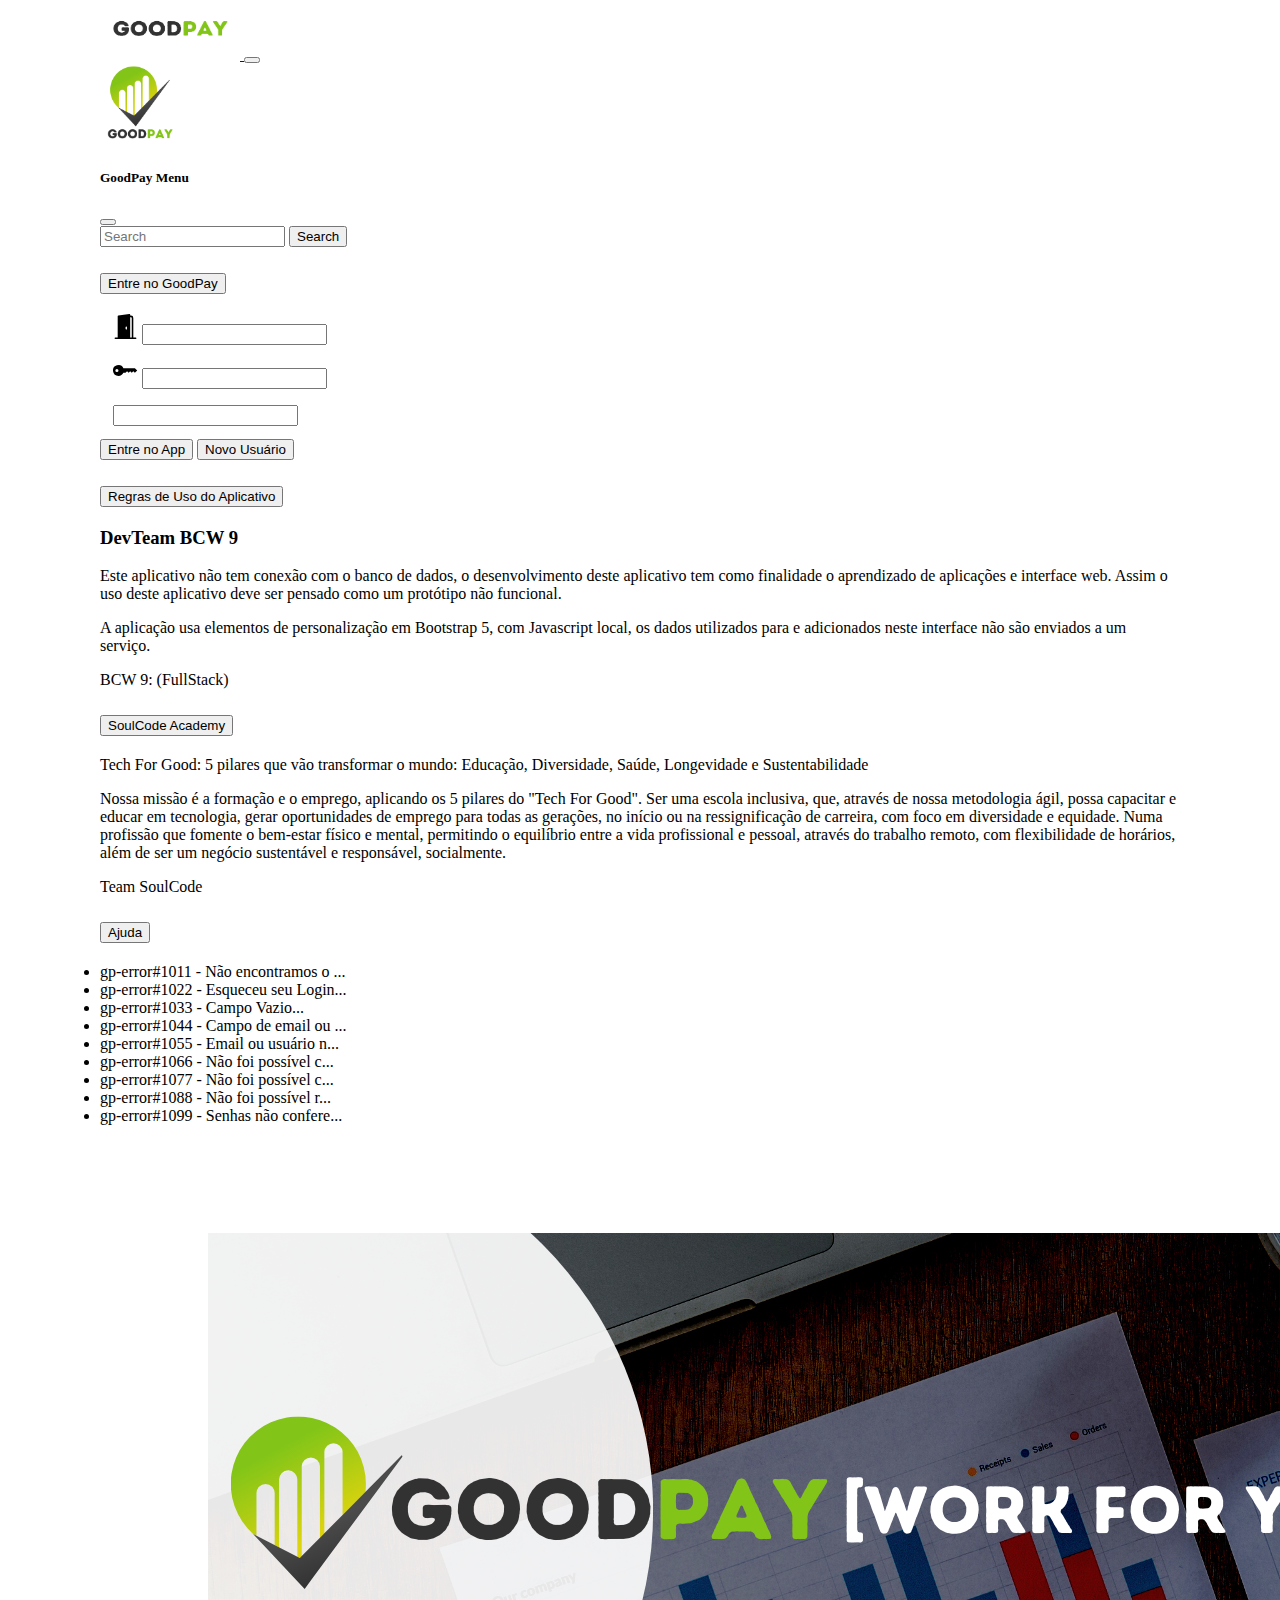
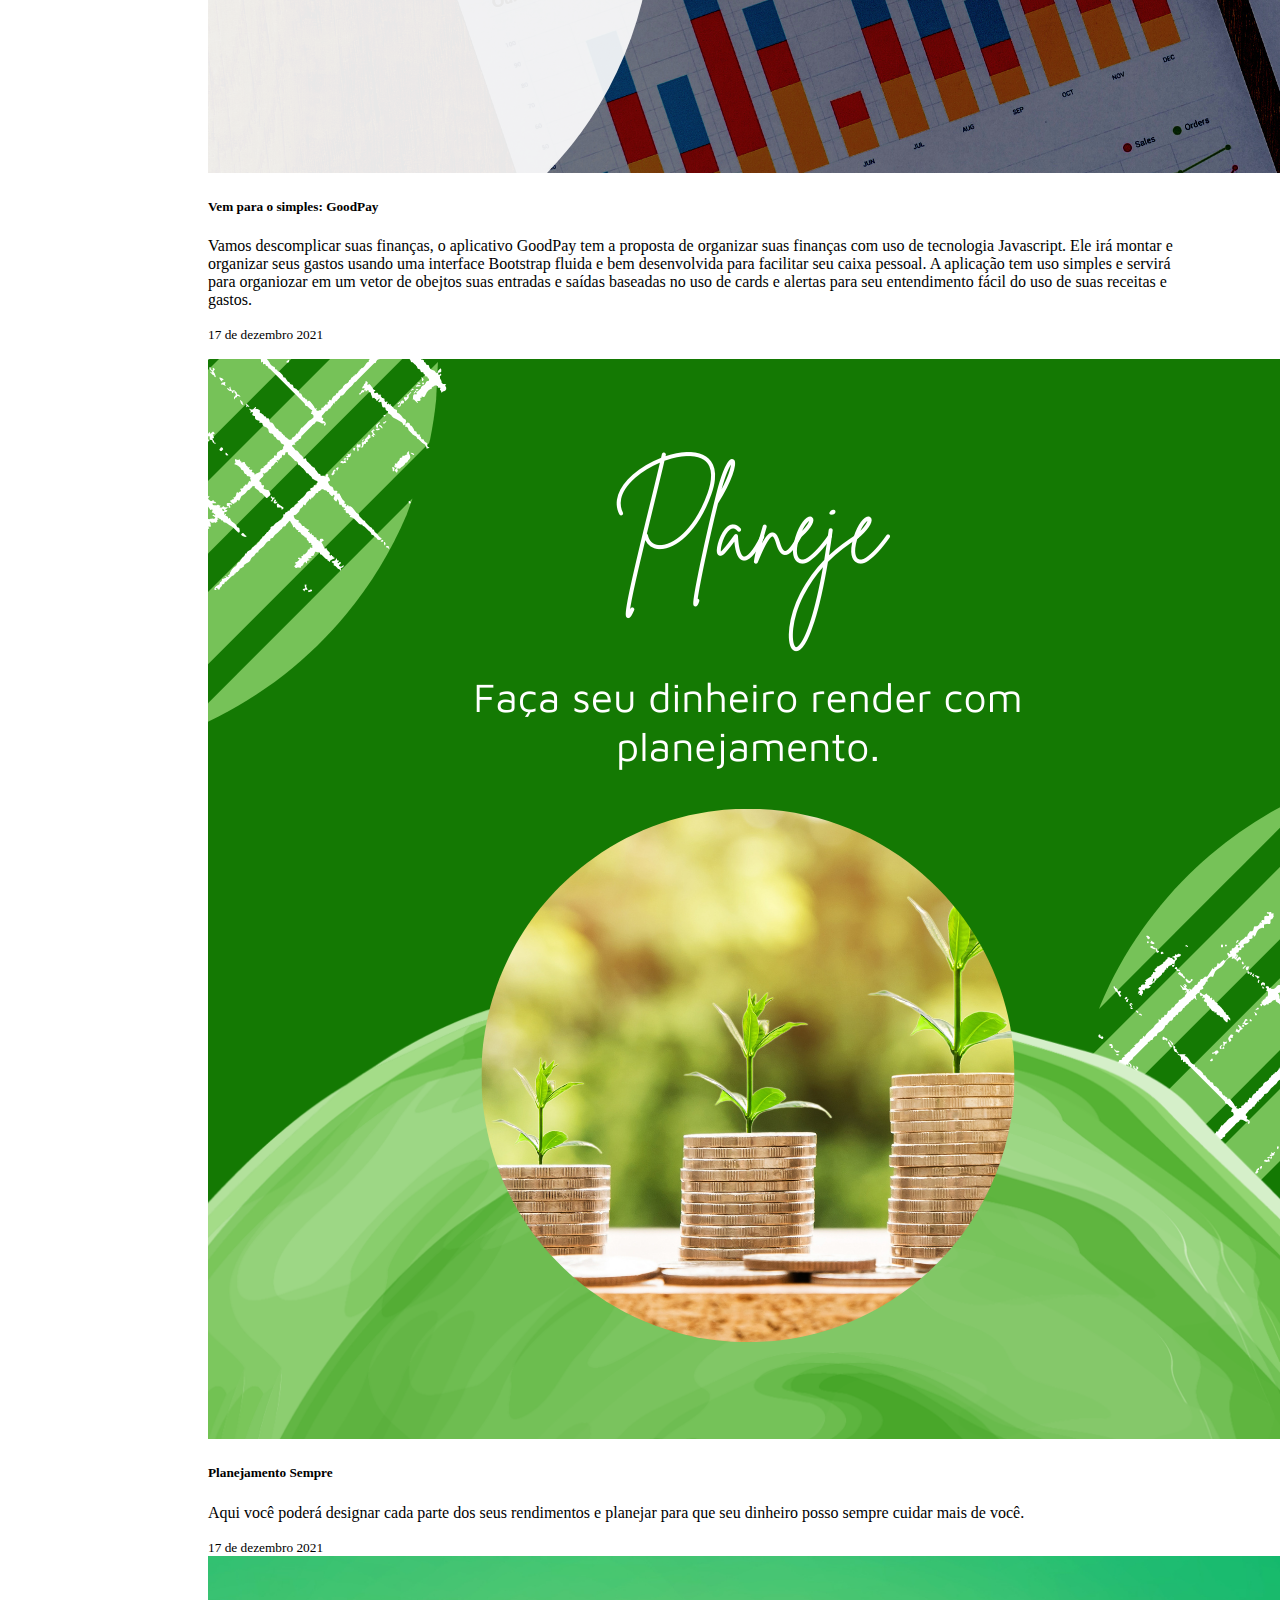
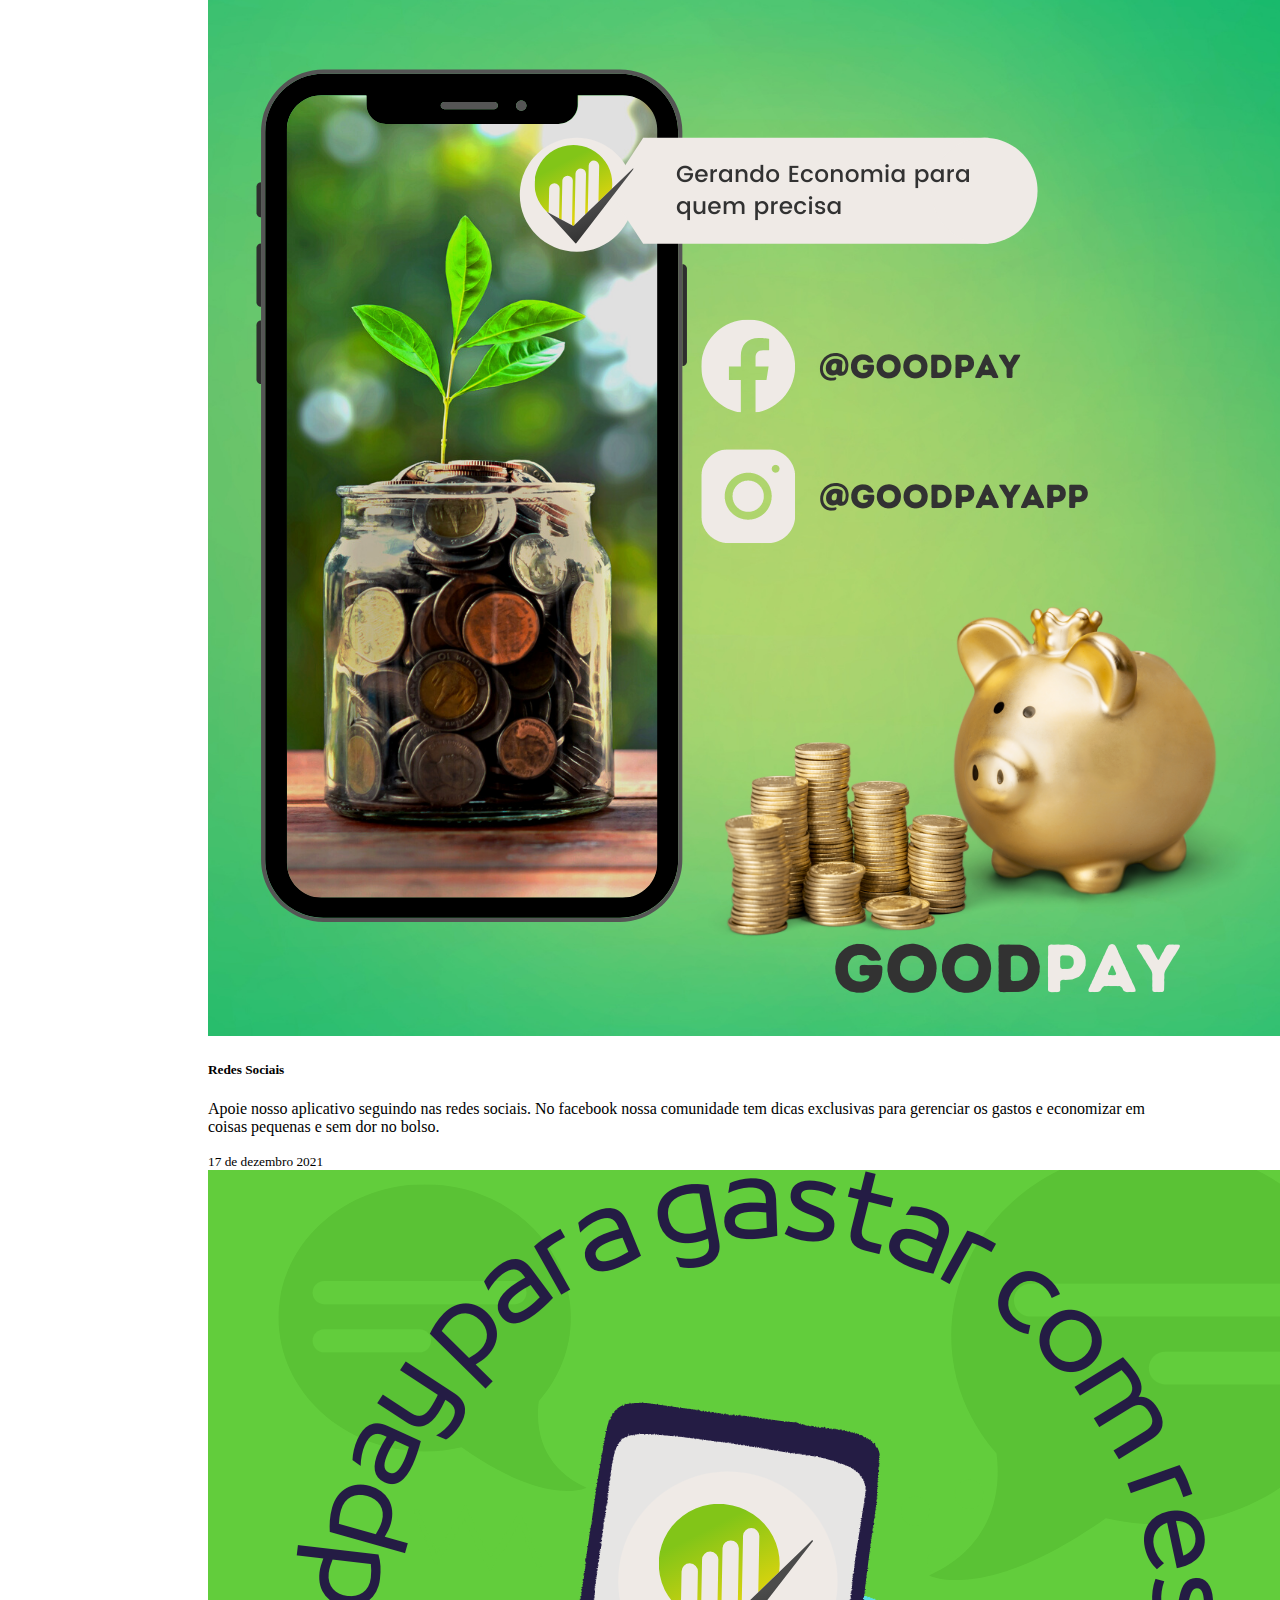
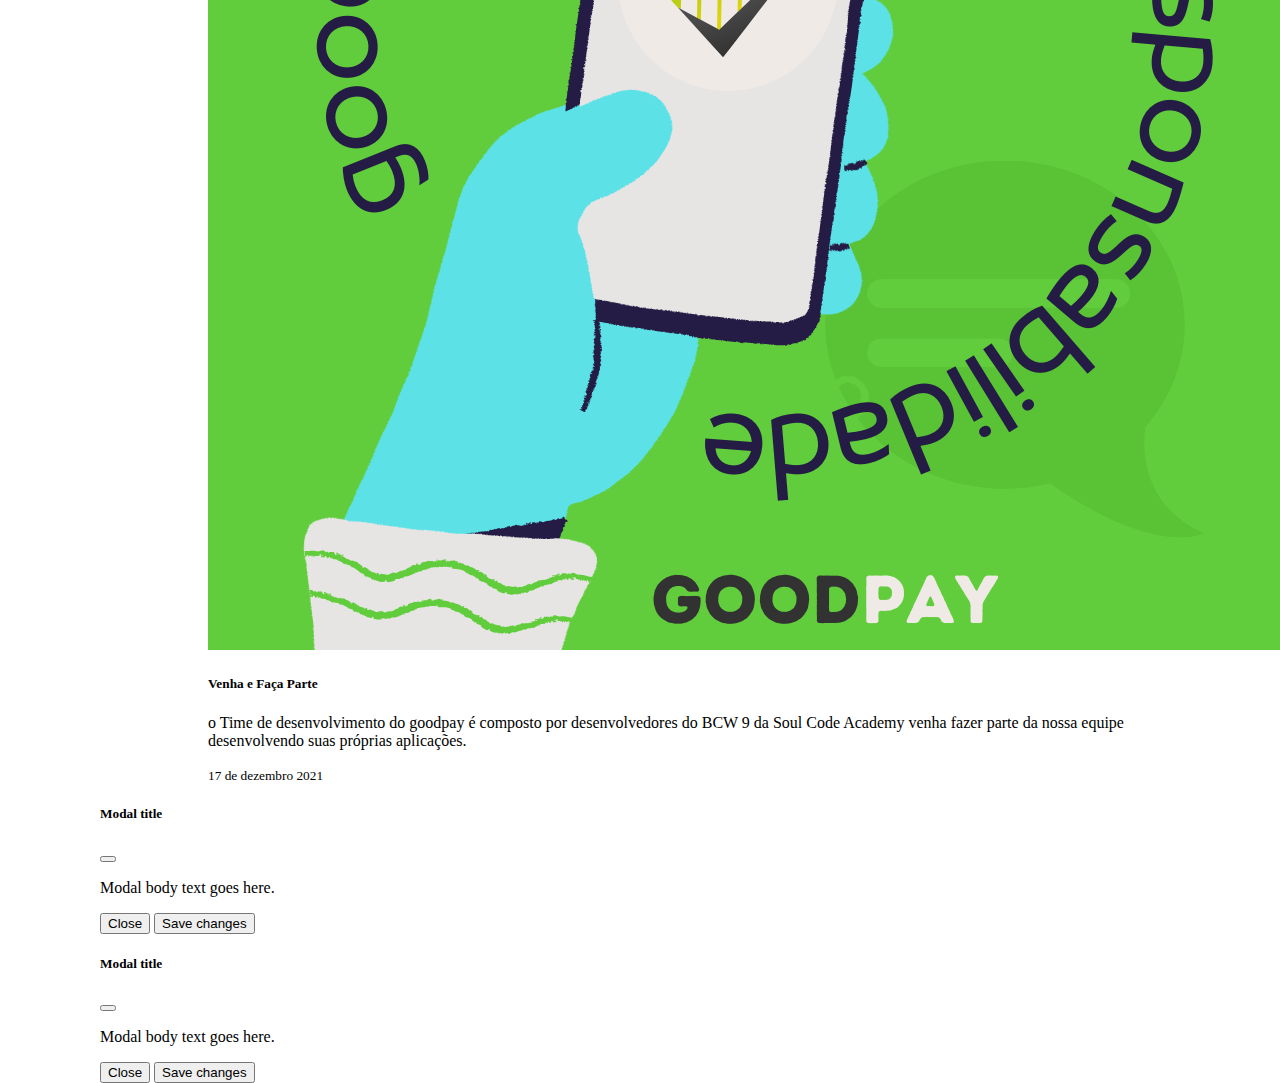
<file: index.html>
<!DOCTYPE html>
<html>

<head>
  <title>App [GoodPay]</title>
  <meta charset="UTF-8" />
  <link href="https://cdn.jsdelivr.net/npm/bootstrap@5.1.3/dist/css/bootstrap.min.css" rel="stylesheet" integrity="sha384-1BmE4kWBq78iYhFldvKuhfTAU6auU8tT94WrHftjDbrCEXSU1oBoqyl2QvZ6jIW3"
    crossorigin="anonymous">
  <link rel="stylesheet" href="./src/styles.css">
</head>

<body class="trancaTela">
  <nav class="navbar navbar-light bg-light fixed-top">
    <div class="container-fluid">
      <a class="navbar-brand" href="#">
        <img src="./img/logoTexto.png" width="140" height="60" class="img-default" alt="Logo Letras GoodPay">
      </a>
      <button class="navbar-toggler" type="button" data-bs-toggle="offcanvas" data-bs-target="#offcanvasNavbar"
        aria-controls="offcanvasNavbar">
        <span class="navbar-toggler-icon"></span>
      </button>
      <div class="offcanvas offcanvas-end" tabindex="-1" id="offcanvasNavbar" aria-labelledby="offcanvasNavbarLabel">
        <div class="offcanvas-header">
          <img src="./img/GoodPay.png" width="80" height="80" class="img-default" alt="Logo do Menu">
          <h5 class="offcanvas-title" id="offcanvasNavbarLabel">GoodPay Menu</h5>
          <button type="button" class="btn-close text-reset" data-bs-dismiss="offcanvas" aria-label="Close"></button>
        </div>
        <div class="offcanvas-body">
          <form name="search" class="d-flex">
              <input
                class="form-control me-2"
                type="search"
                placeholder="Search"
                aria-label="Search"
                id="search"
                list="listaSugestao"
                autocomplete="off"
              />
              <datalist id="listaSugestao"></datalist>
              <button class="btn btn-outline-success" type="submit">
                Search
              </button>
            </form>
          <div class="accordion accordion-flush" id="accordionFlushExample" style="margin-top: 0.8rem;">
            <div class="accordion-item">
              <h2 class="accordion-header" id="flush-headingOne">
                <button class="accordion-button collapsed" type="button" data-bs-toggle="collapse" data-bs-target="#flush-collapseOne"
                  aria-expanded="false" aria-controls="flush-collapseOne">
                  Entre no GoodPay
                </button>
              </h2>
              <div id="flush-collapseOne" class="accordion-collapse collapse" aria-labelledby="flush-headingOne"
                data-bs-parent="#accordionFlushExample">
                <div class="accordion-body">
                  <div class="input-group input-group-lg campoLogin">
                    <span class="input-group-text" id="inputGroup-sizing-lg">
                      <svg xmlns="http://www.w3.org/2000/svg" width="25" height="25" fill="currentColor" class="bi bi-door-open-fill"
                        viewBox="0 0 16 16">
                        <path d="M1.5 15a.5.5 0 0 0 0 1h13a.5.5 0 0 0 0-1H13V2.5A1.5 1.5 0 0 0 11.5 1H11V.5a.5.5 0 0 0-.57-.495l-7 1A.5.5 0 0 0 3 1.5V15H1.5zM11 2h.5a.5.5 0 0 1 .5.5V15h-1V2zm-2.5 8c-.276 0-.5-.448-.5-1s.224-1 .5-1 .5.448.5 1-.224 1-.5 1z" />
                      </svg>
                    </span>
                    <input type="text" id="usuario" class="form-control" aria-label="Sizing example input"
                      aria-describedby="inputGroup-sizing-lg">
                  </div>
                  <div class="input-group input-group-lg campoLogin">
                    <span class="input-group-text" id="inputGroup-sizing-lg">
                      <svg xmlns="http://www.w3.org/2000/svg" width="25" height="25" fill="currentColor" class="bi bi-key-fill"
                        viewBox="0 0 16 16">
                        <path d="M3.5 11.5a3.5 3.5 0 1 1 3.163-5H14L15.5 8 14 9.5l-1-1-1 1-1-1-1 1-1-1-1 1H6.663a3.5 3.5 0 0 1-3.163 2zM2.5 9a1 1 0 1 0 0-2 1 1 0 0 0 0 2z" />
                      </svg>
                    </span>
                    <input type="password" id="senha" class="form-control" aria-label="Sizing example input"
                      aria-describedby="inputGroup-sizing-lg">
                  </div>
                  <p id="logyQuestion" class="d-block  m-auto text-center badge bg-success text-wrap" style="width: 13rem;"></p>
                  <div class="input-group input-group-lg campoLogin">

                    <input type="text" id="recaptcha" class="form-control" aria-label="Sizing example input"
                      aria-describedby="inputGroup-sizing-lg">
                  </div>
                  <div class="d-grid gap-2 ms-4">
                    <button id="btnEntrar" class="btn btn-outline-secondary" type="button">Entre no App</button>
                    <button id="btnNovoUsuario" class="btn btn-outline-secondary" type="button">Novo Usuário</button>
                  </div>
                </div>
              </div>
            </div>
            <div class="accordion-item">
              <h2 class="accordion-header" id="flush-headingTwo">
                <button class="accordion-button collapsed" type="button" data-bs-toggle="collapse" data-bs-target="#flush-collapseTwo"
                  aria-expanded="false" aria-controls="flush-collapseTwo">
                  Regras de Uso do Aplicativo
                </button>
              </h2>
              <div id="flush-collapseTwo" class="accordion-collapse collapse" aria-labelledby="flush-headingTwo"
                data-bs-parent="#accordionFlushExample">
                <div class="accordion-body">
                  <h3>DevTeam <span class="badge bg-secondary">BCW 9</span></h3>
                  <p>
                    Este aplicativo não tem conexão com o banco de dados, o desenvolvimento deste aplicativo tem como
                    finalidade o aprendizado de aplicações e interface web. Assim o uso deste aplicativo deve ser
                    pensado como um
                    protótipo não funcional.
                  </p>
                  <p>
                    A aplicação usa elementos de personalização em Bootstrap 5, com Javascript local,
                    os dados utilizados para e adicionados neste interface não são enviados a um serviço.
                  </p>
                  <p class="badge bg-success">
                    BCW 9: (FullStack)
                  </p>
                </div>
              </div>
            </div>
            <div class="accordion-item">
              <h2 class="accordion-header" id="flush-headingThree">
                <button class="accordion-button collapsed" type="button" data-bs-toggle="collapse" data-bs-target="#flush-collapseThree"
                  aria-expanded="false" aria-controls="flush-collapseThree">
                  SoulCode Academy
                </button>
              </h2>
              <div id="flush-collapseThree" class="accordion-collapse collapse" aria-labelledby="flush-headingThree"
                data-bs-parent="#accordionFlushExample">
                <div class="accordion-body">
                  <p>
                    Tech For Good: 5 pilares que vão transformar o mundo: Educação, Diversidade, Saúde, Longevidade e
                    Sustentabilidade
                  </p>
                  <p>
                    Nossa missão é a formação e o emprego, aplicando os 5 pilares do "Tech For Good". Ser uma escola
                    inclusiva, que, através de nossa metodologia ágil, possa capacitar e educar em tecnologia, gerar
                    oportunidades de emprego para todas as gerações, no início ou na ressignificação de carreira, com
                    foco em diversidade e equidade. Numa profissão que fomente o bem-estar físico e mental, permitindo
                    o
                    equilíbrio entre a vida profissional e pessoal, através do trabalho remoto, com flexibilidade de
                    horários, além de ser um negócio sustentável e responsável, socialmente.
                  </p>
                  <p class="badge bg-primary">
                    Team SoulCode
                  </p>
                </div>
              </div>
            </div>
            <!--Botão AJUDA no MENU-->
            <div class="accordion-item">
              <h2 class="accordion-header" id="flush-headingFour">
                <button id="btnMenuAjuda" class="accordion-button collapsed" type="button" data-bs-toggle="collapse"
                data-bs-target="#flush-collapseFour" aria-expanded="true" aria-controls="flush-collapseFour">
                Ajuda
                </button>
              </h2>
              <div id="flush-collapseFour" class="accordion-collapse collapse" aria-labelledby="flush-headingFour"
              data-bs-parent="#accordionFlushExample">
                <div id='subMenuAjuda' class="accordion-boby"></div>
              </div>
            </div>
          </div>
        </div>
      </div>
    </div>
  </nav>
  <main>
    <div class="col-md-10" style="margin-left: 10%; margin-top: 10%;">
      <div class="card mb-3">
        <img src="./img/BannerGoodPay.png" class="card-img-top" alt="Banner Principal">
        <div class="card-body">
          <h5 class="card-title">Vem para o simples: GoodPay</h5>
          <p class="card-text">
            Vamos descomplicar suas finanças, o aplicativo GoodPay tem a proposta de organizar suas finanças com uso
            de tecnologia Javascript. Ele irá montar e organizar seus gastos usando uma interface Bootstrap fluida e
            bem desenvolvida para facilitar seu caixa pessoal.
            A aplicação tem uso simples e servirá para organiozar em um vetor de obejtos suas entradas e saídas
            baseadas
            no uso de cards e alertas para seu entendimento fácil do uso de suas receitas e gastos.
          </p>
          <p class="card-text"><small class="text-muted">17 de dezembro 2021</small></p>
        </div>
      </div>
      <div class="card-group">
        <div class="card">
          <div id="cardImagem1"></div>
          <div class="card-body">
            <h5 id="cardTitulo1" class="card-title">Planejamento Sempre</h5>
            <p id="cardTexto1" class="card-text">
              Aqui você poderá designar cada parte dos seus rendimentos e
              planejar para que seu dinheiro posso sempre cuidar mais de você.
            </p>
          </div>
          <div class="card-footer">
            <small id="cardRodape1" class="text-muted">17 de dezembro 2021</small>
          </div>
        </div>
        <div class="card">
          <div id="cardImagem2"></div>
          <div class="card-body">
            <h5 id="cardTitulo2" class="card-title">Redes Sociais</h5>
            <p id="cardTexto2" class="card-text">
              Apoie nosso aplicativo seguindo nas redes sociais. No facebook nossa comunidade
              tem dicas exclusivas para gerenciar os gastos e economizar em coisas pequenas e sem dor no bolso.
            </p>
          </div>
          <div class="card-footer">
            <small id="cardRodape2" class="text-muted">17 de dezembro 2021</small>
          </div>
        </div>
        <div class="card">
          <div id="cardImagem3"></div>
          <div class="card-body">
            <h5 id="cardTitulo3" class="card-title">Venha e Faça Parte</h5>
            <p id="cardTexto3" class="card-text">
              o Time de desenvolvimento do goodpay é composto por desenvolvedores do BCW 9 da Soul Code Academy
              venha fazer parte da nossa equipe desenvolvendo suas próprias aplicações.
            </p>
          </div>
          <div class="card-footer">
            <small id="cardRodape3" class="text-muted">17 de dezembro 2021</small>
          </div>
        </div>
      </div>
    </div>
  </main>
  <div id="myModal" class="modal" tabindex="-1">
    <div class="modal-dialog">
      <div class="modal-content">
        <div class="modal-header">
          <h5 id="titleModal" class="modal-title">Modal title</h5>
          <button type="button" class="btn-close" data-bs-dismiss="modal" aria-label="Close"></button>
        </div>
        <div class="modal-body">
          <p id="bodyModal">Modal body text goes here.</p>
        </div>
        <div class="modal-footer">
          <button id="btnModalClose" type="button" class="btn btn-secondary" data-bs-dismiss="modal">Close</button>
          <button id="btnModalSave" type="button" class="btn btn-primary">Save changes</button>
        </div>
      </div>
    </div>
  </div>
  <!-- TEAM-35 modal ajuda -->
  <div id="modalHelp" class="modal" tabindex="-1">
    <div class="modal-dialog">
      <div class="modal-content">
        <div class="modal-header">
          <h5 id="modalTitle" class="modal-title">Modal title</h5>
          <button type="button" class="btn-close" data-bs-dismiss="modal" aria-label="Close"></button>
        </div>
        <div class="modal-body">
          <p id="modalBody">Modal body text goes here.</p>
        </div>
        <div id='modalButtonArea' class="modal-footer">
          <button id="btnCloseModal" type="button" class="btn btn-secondary" data-bs-dismiss="modal">Close</button>
          <button id="btnSaveModal" type="button" class="btn btn-primary">Save changes</button>
        </div>
      </div>
    </div>
  </div>
</body>
<footer>
  <script type="module" src="src/index.js"></script>
  <script src="https://cdn.jsdelivr.net/npm/bootstrap@5.1.3/dist/js/bootstrap.bundle.min.js" integrity="sha384-ka7Sk0Gln4gmtz2MlQnikT1wXgYsOg+OMhuP+IlRH9sENBO0LRn5q+8nbTov4+1p"
    crossorigin="anonymous"></script>
  <script src="https://cdn.jsdelivr.net/npm/@popperjs/core@2.10.2/dist/umd/popper.min.js" integrity="sha384-7+zCNj/IqJ95wo16oMtfsKbZ9ccEh31eOz1HGyDuCQ6wgnyJNSYdrPa03rtR1zdB"
    crossorigin="anonymous"></script>
  <script src="https://cdn.jsdelivr.net/npm/bootstrap@5.1.3/dist/js/bootstrap.min.js" integrity="sha384-QJHtvGhmr9XOIpI6YVutG+2QOK9T+ZnN4kzFN1RtK3zEFEIsxhlmWl5/YESvpZ13"
    crossorigin="anonymous"></script>
</footer>

</html>
</file>
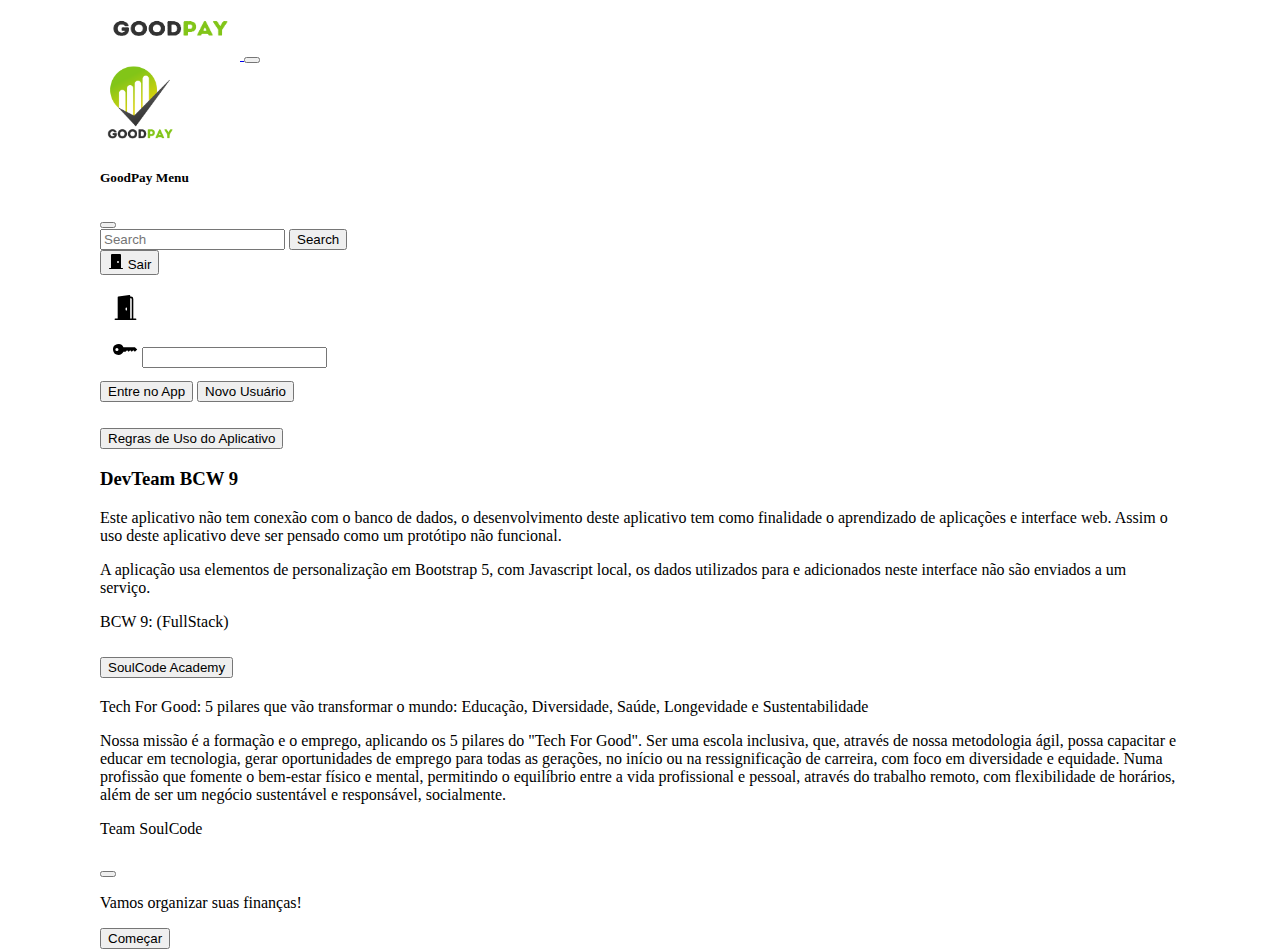
<file: app.html>
<!DOCTYPE html>
<html>
  <head>
    <title>App [GoodPay]</title>
    <meta charset="UTF-8" />
    <link
      href="https://cdn.jsdelivr.net/npm/bootstrap@5.1.3/dist/css/bootstrap.min.css"
      rel="stylesheet"
      integrity="sha384-1BmE4kWBq78iYhFldvKuhfTAU6auU8tT94WrHftjDbrCEXSU1oBoqyl2QvZ6jIW3"
      crossorigin="anonymous"
    />
    <link rel="stylesheet" href="./src/styles.css" />
  </head>

  <body class="trancaTela">
    <nav class="navbar navbar-light bg-light fixed-top">
      <div class="container-fluid">
        <a class="navbar-brand" href="/recuperar.html">
          <img
            src="./img/logoTexto.png"
            width="140"
            height="60"
            class="img-default"
            alt="Logo Letras GoodPay"
          />
        </a>
        <button
          class="navbar-toggler"
          type="button"
          data-bs-toggle="offcanvas"
          data-bs-target="#offcanvasNavbar"
          aria-controls="offcanvasNavbar"
        >
          <span class="navbar-toggler-icon"></span>
        </button>
        <div
          class="offcanvas offcanvas-end"
          tabindex="-1"
          id="offcanvasNavbar"
          aria-labelledby="offcanvasNavbarLabel"
        >
          <div class="offcanvas-header">
            <img
              src="./img/GoodPay.png"
              width="80"
              height="80"
              class="img-default"
              alt="Logo do Menu"
            />
            <div>
              <h5 class="offcanvas-title" id="offcanvasNavbarLabel">
                GoodPay Menu
              </h5>
              <h6 id="emailBadge" class="bg-success badge mt-2"></h6>
            </div>
            <button
              type="button"
              class="btn-close text-reset"
              data-bs-dismiss="offcanvas"
              aria-label="Close"
            ></button>
          </div>
          <div class="offcanvas-body">
            <form class="d-flex">
              <input
                class="form-control me-2"
                type="search"
                placeholder="Search"
                aria-label="Search"
              />
              <button class="btn btn-outline-success" type="submit">
                Search
              </button>
            </form>
            <button
              id="btnSair"
              class="btn btn-outline-dark mt-2 ms-auto d-block"
            >
              <svg
                xmlns="http://www.w3.org/2000/svg"
                width="16"
                height="16"
                fill="currentColor"
                class="bi bi-door-closed-fill"
                viewBox="0 0 16 16"
              >
                <path
                  d="M12 1a1 1 0 0 1 1 1v13h1.5a.5.5 0 0 1 0 1h-13a.5.5 0 0 1 0-1H3V2a1 1 0 0 1 1-1h8zm-2 9a1 1 0 1 0 0-2 1 1 0 0 0 0 2z"
                />
              </svg>
              Sair
            </button>
            <div
              class="accordion accordion-flush"
              id="accordionFlushExample"
              style="margin-top: 0.8rem"
            >
              <div class="accordion-item">
                <h2 class="accordion-header" id="flush-headingOne"></h2>
                <div
                  id="flush-collapseOne"
                  class="accordion-collapse collapse"
                  aria-labelledby="flush-headingOne"
                  data-bs-parent="#accordionFlushExample"
                >
                  <div class="accordion-body">
                    <div class="input-group input-group-lg campoLogin">
                      <span class="input-group-text" id="inputGroup-sizing-lg">
                        <svg
                          xmlns="http://www.w3.org/2000/svg"
                          width="25"
                          height="25"
                          fill="currentColor"
                          class="bi bi-door-open-fill"
                          viewBox="0 0 16 16"
                        >
                          <path
                            d="M1.5 15a.5.5 0 0 0 0 1h13a.5.5 0 0 0 0-1H13V2.5A1.5 1.5 0 0 0 11.5 1H11V.5a.5.5 0 0 0-.57-.495l-7 1A.5.5 0 0 0 3 1.5V15H1.5zM11 2h.5a.5.5 0 0 1 .5.5V15h-1V2zm-2.5 8c-.276 0-.5-.448-.5-1s.224-1 .5-1 .5.448.5 1-.224 1-.5 1z"
                          />
                        </svg>
                      </span>
                    </div>
                    <div class="input-group input-group-lg campoLogin">
                      <span class="input-group-text" id="inputGroup-sizing-lg">
                        <svg
                          xmlns="http://www.w3.org/2000/svg"
                          width="25"
                          height="25"
                          fill="currentColor"
                          class="bi bi-key-fill"
                          viewBox="0 0 16 16"
                        >
                          <path
                            d="M3.5 11.5a3.5 3.5 0 1 1 3.163-5H14L15.5 8 14 9.5l-1-1-1 1-1-1-1 1-1-1-1 1H6.663a3.5 3.5 0 0 1-3.163 2zM2.5 9a1 1 0 1 0 0-2 1 1 0 0 0 0 2z"
                          />
                        </svg>
                      </span>
                      <input
                        type="password"
                        id="senha"
                        class="form-control"
                        aria-label="Sizing example input"
                        aria-describedby="inputGroup-sizing-lg"
                      />
                    </div>
                    <div class="d-grid gap-2 ms-4">
                      <button
                        id="btnEntrar"
                        class="btn btn-outline-secondary"
                        type="button"
                      >
                        Entre no App
                      </button>
                      <button
                        id="btnNovoUsuario"
                        class="btn btn-outline-secondary"
                        type="button"
                      >
                        Novo Usuário
                      </button>
                    </div>
                  </div>
                </div>
              </div>
              <div class="accordion-item">
                <h2 class="accordion-header" id="flush-headingTwo">
                  <button
                    class="accordion-button collapsed"
                    type="button"
                    data-bs-toggle="collapse"
                    data-bs-target="#flush-collapseTwo"
                    aria-expanded="false"
                    aria-controls="flush-collapseTwo"
                  >
                    Regras de Uso do Aplicativo
                  </button>
                </h2>
                <div
                  id="flush-collapseTwo"
                  class="accordion-collapse collapse"
                  aria-labelledby="flush-headingTwo"
                  data-bs-parent="#accordionFlushExample"
                >
                  <div class="accordion-body">
                    <h3>
                      DevTeam <span class="badge bg-secondary">BCW 9</span>
                    </h3>
                    <p>
                      Este aplicativo não tem conexão com o banco de dados, o
                      desenvolvimento deste aplicativo tem como finalidade o
                      aprendizado de aplicações e interface web. Assim o uso
                      deste aplicativo deve ser pensado como um protótipo não
                      funcional.
                    </p>
                    <p>
                      A aplicação usa elementos de personalização em Bootstrap
                      5, com Javascript local, os dados utilizados para e
                      adicionados neste interface não são enviados a um serviço.
                    </p>
                    <p class="badge bg-success">BCW 9: (FullStack)</p>
                  </div>
                </div>
              </div>
              <div class="accordion-item">
                <h2 class="accordion-header" id="flush-headingThree">
                  <button
                    class="accordion-button collapsed"
                    type="button"
                    data-bs-toggle="collapse"
                    data-bs-target="#flush-collapseThree"
                    aria-expanded="false"
                    aria-controls="flush-collapseThree"
                  >
                    SoulCode Academy
                  </button>
                </h2>
                <div
                  id="flush-collapseThree"
                  class="accordion-collapse collapse"
                  aria-labelledby="flush-headingThree"
                  data-bs-parent="#accordionFlushExample"
                >
                  <div class="accordion-body">
                    <p>
                      Tech For Good: 5 pilares que vão transformar o mundo:
                      Educação, Diversidade, Saúde, Longevidade e
                      Sustentabilidade
                    </p>
                    <p>
                      Nossa missão é a formação e o emprego, aplicando os 5
                      pilares do "Tech For Good". Ser uma escola inclusiva, que,
                      através de nossa metodologia ágil, possa capacitar e
                      educar em tecnologia, gerar oportunidades de emprego para
                      todas as gerações, no início ou na ressignificação de
                      carreira, com foco em diversidade e equidade. Numa
                      profissão que fomente o bem-estar físico e mental,
                      permitindo o equilíbrio entre a vida profissional e
                      pessoal, através do trabalho remoto, com flexibilidade de
                      horários, além de ser um negócio sustentável e
                      responsável, socialmente.
                    </p>
                    <p class="badge bg-primary">Team SoulCode</p>
                  </div>
                </div>
              </div>
            </div>
          </div>
        </div>
      </div>
    </nav>

    <div id="myModalApp" class="modal" tabindex="-1" data-bs-backdrop="static">
      <div class="modal-dialog">
        <div class="modal-content">
          <div class="modal-header">
            <h5 id="titleModalApp" class="modal-title"></h5>
            <button
              id="btnModalCloseApp"
              type="button"
              class="btn-close"
              aria-label="Close"
            ></button>
          </div>
          <div class="modal-body">
            <p id="bodyModalApp">Vamos organizar suas finanças!</p>
          </div>
          <div class="modal-footer">
            <button
              id="btnModalApp"
              type="button"
              class="btn btn-success"
              data-bs-dismiss="modal"
            >
              Começar
            </button>
          </div>
        </div>
      </div>
    </div>
  </body>
  <footer>
    <script type="module" src="./src/index.js"></script>
    <script
      src="https://cdn.jsdelivr.net/npm/bootstrap@5.1.3/dist/js/bootstrap.bundle.min.js"
      integrity="sha384-ka7Sk0Gln4gmtz2MlQnikT1wXgYsOg+OMhuP+IlRH9sENBO0LRn5q+8nbTov4+1p"
      crossorigin="anonymous"
    ></script>
    <script
      src="https://cdn.jsdelivr.net/npm/@popperjs/core@2.10.2/dist/umd/popper.min.js"
      integrity="sha384-7+zCNj/IqJ95wo16oMtfsKbZ9ccEh31eOz1HGyDuCQ6wgnyJNSYdrPa03rtR1zdB"
      crossorigin="anonymous"
    ></script>
    <script
      src="https://cdn.jsdelivr.net/npm/bootstrap@5.1.3/dist/js/bootstrap.min.js"
      integrity="sha384-QJHtvGhmr9XOIpI6YVutG+2QOK9T+ZnN4kzFN1RtK3zEFEIsxhlmWl5/YESvpZ13"
      crossorigin="anonymous"
    ></script>
  </footer>
</html>
</file>
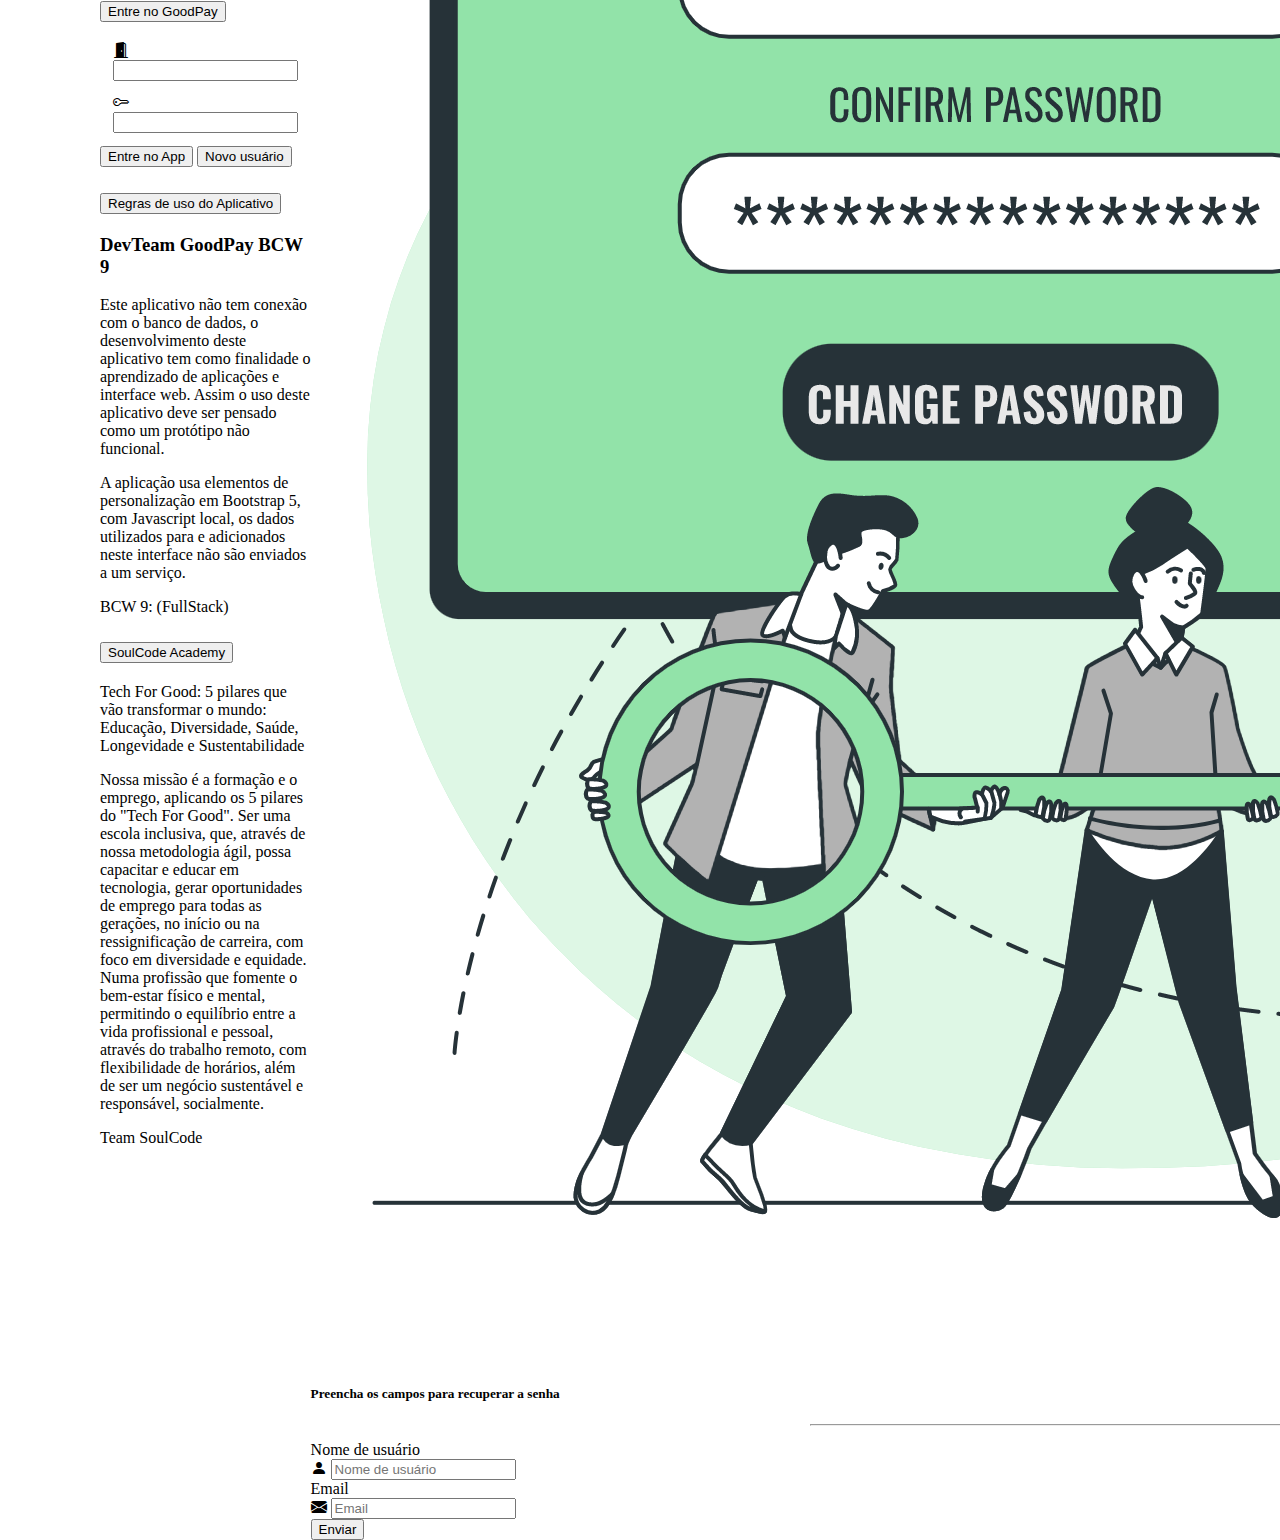
<file: recuperar.html>
<!DOCTYPE html>
<html lang="pt-br">
    <head>
        <meta charset="UTF-8">
        <meta http-equiv="X-UA-Compatible" content="IE=edge">
        <meta name="viewport" content="width=device-width, initial-scale=1.0">
        <title>App [GoodPay]</title>
        <link 
            href="https://cdn.jsdelivr.net/npm/bootstrap@5.1.3/dist/css/bootstrap.min.css" rel="stylesheet" integrity="sha384-1BmE4kWBq78iYhFldvKuhfTAU6auU8tT94WrHftjDbrCEXSU1oBoqyl2QvZ6jIW3" crossorigin="anonymous"
        />
        <link 
            rel="stylesheet" 
            href="https://cdn.jsdelivr.net/npm/bootstrap-icons@1.7.2/font/bootstrap-icons.css"
        />
        <link rel="stylesheet" href="./src/styles.css">
        <script type="module" src="src/index.js"></script>
    </head>
    <body class="trancaTela centralizar-y">
        
        <header>
            <nav class="navbar navbar-light bg-light fixed-top">
                <div class="container-fluid">
                  <a class="navbar-brand" href="#">
                      <img src="img/logoTexto.png" width="140" height="60" alt="Logo GoodPay">
                  </a>
                  <button 
                    class="navbar-toggler" 
                    type="button" 
                    data-bs-toggle="offcanvas" 
                    data-bs-target="#offcanvasNavbar" 
                    aria-controls="offcanvasNavbar"
                  >
                    <span class="navbar-toggler-icon"></span>
                  </button>
                  <div 
                    class="offcanvas offcanvas-end" 
                    tabindex="-1" 
                    id="offcanvasNavbar" 
                    aria-labelledby="offcanvasNavbarLabel"
                  >
                    <div class="offcanvas-header">
                        <img 
                            src="img/GoodPay.png" 
                            width="50" 
                            height="50" 
                            class="img-default" 
                            alt="Logo do Menu"
                        />
                      <h5 class="offcanvas-title" id="offcanvasNavbarLabel">GoodPay Menu</h5>
                      <button 
                        type="button" 
                        class="btn-close 
                        text-reset" 
                        data-bs-dismiss="offcanvas" 
                        aria-label="Close"
                      >
                      </button>
                    </div>
                    <div class="offcanvas-body">
                        <form class="d-flex">
                            <input 
                                class="form-control me-2" 
                                type="search" 
                                placeholder="Search" 
                                aria-label="Search"
                            >
                            <button class="btn btn-outline-success" type="submit">
                                Search
                            </button>
                        </form>
                        <div 
                            class="accordion accordion-flush" 
                            id="accordionFlushExample" 
                            style="margin-top: 0.8rem;"
                        >
                            <div class="accordion-item">
                                <h2 class="accordion-header" id="flush-headingOne">
                                    <button 
                                        class="accordion-button collapsed" 
                                        type="button" 
                                        data-bs-toggle="collapse" 
                                        data-bs-target="#flush-collapseOne" 
                                        aria-expanded="false" 
                                        aria-controls="flush-collapseOne"
                                    >
                                        Entre no GoodPay
                                    </button>
                                </h2>
                                <div 
                                    id="flush-collapseOne" 
                                    class="accordion-collapse collapse" 
                                    aria-labelledby="flush-headingOne" 
                                    data-bs-parent="#accordionFlushExample"
                                >
                                    <div class="accordion-body">
                                        <div class="input-group input-group-lg campoLogin">
                                            <span class="input-group-text" id="inputGroup-sizing-lg">
                                                <i class="bi bi-door-open-fill"></i>
                                            </span>
                                            <input 
                                                type="text" 
                                                class="form-control" 
                                                aria-label="Sizing example input" 
                                                aria-describedby="inputGroup-sizing-lg"
                                                id="usuario"
                                            />
                                        </div>
                                        <div class="input-group input-group-lg campoLogin">
                                            <span class="input-group-text" id="inputGroup-sizing-lg">
                                                <i class="bi bi-key"></i>
                                            </span>
                                            <input 
                                                type="password" 
                                                class="form-control" 
                                                aria-label="Sizing example input" 
                                                aria-describedby="inputGroup-sizing-lg"
                                                id="senha"
                                            />
                                        </div>

                                        <div class="d-grid gap-2 ms-4">
                                            <button 
                                                id="btnEntrar" 
                                                class="btn btn-outline-secondary" 
                                                type="button"
                                            >
                                                Entre no App
                                            </button>
                                            <button 
                                                id="btnNovoUsuario" 
                                                class="btn btn-outline-secondary" 
                                                type="button"
                                            >
                                                Novo usuário
                                            </button>
                                        </div>
                                    </div>
                                </div>
                            </div>
                            <div class="accordion-item">
                                <h2 class="accordion-header" id="flush-headingTwo">
                                    <button 
                                        class="accordion-button collapsed" 
                                        type="button" 
                                        data-bs-toggle="collapse" 
                                        data-bs-target="#flush-collapseTwo" 
                                        aria-expanded="false" 
                                        aria-controls="flush-collapseTwo"
                                    >
                                        Regras de uso do Aplicativo
                                    </button>
                                </h2>
                                <div 
                                    id="flush-collapseTwo" 
                                    class="accordion-collapse collapse" 
                                    aria-labelledby="flush-headingOne" 
                                    data-bs-parent="#accordionFlushExample"
                                >
                                    <div class="accordion-body">
                                        <h3>
                                            DevTeam GoodPay <span class="badge bg-secondary">BCW 9</span>
                                        </h3>
                                        <p>
                                            Este aplicativo não tem conexão com o banco de dados, o desenvolvimento deste aplicativo tem como finalidade o aprendizado de aplicações e interface web. Assim o uso deste aplicativo deve ser pensado como um protótipo não funcional.
                                        </p>
                                        <p>
                                            A aplicação usa elementos de personalização em Bootstrap 5, com Javascript local, os dados utilizados para e adicionados neste interface não são enviados a um serviço.
                                        </p>
                                        <p class="badge bg-success">
                                            BCW 9: (FullStack)
                                        </p>
                                    </div>
                                </div>
                            </div>
                            <div class="accordion-item">
                                <h2 class="accordion-header" id="flush-headingThree">
                                    <button 
                                        class="accordion-button collapsed" 
                                        type="button" 
                                        data-bs-toggle="collapse" 
                                        data-bs-target="#flush-collapseThree" 
                                        aria-expanded="false" 
                                        aria-controls="flush-collapseThree"
                                    >
                                        SoulCode Academy
                                    </button>
                                </h2>
                                <div 
                                    id="flush-collapseThree" 
                                    class="accordion-collapse collapse" 
                                    aria-labelledby="flush-headingThree" 
                                    data-bs-parent="#accordionFlushExample"
                                >
                                    <div class="accordion-body">
                                        <p>
                                            Tech For Good: 5 pilares que vão transformar o mundo: Educação, Diversidade, Saúde, Longevidade e
                                            Sustentabilidade
                                        </p>
                                        <p>
                                            Nossa missão é a formação e o emprego, aplicando os 5 pilares do "Tech For Good". Ser uma escola
                                            inclusiva, que, através de nossa metodologia ágil, possa capacitar e educar em tecnologia, gerar
                                            oportunidades de emprego para todas as gerações, no início ou na ressignificação de carreira, com foco em diversidade e equidade. Numa profissão que fomente o bem-estar físico e mental, permitindo o equilíbrio entre a vida profissional e pessoal, através do trabalho remoto, com flexibilidade de horários, além de ser um negócio sustentável e responsável, socialmente.
                                        </p>
                                        <p class="badge bg-primary"> 
                                            Team SoulCode
                                        </p>
                                    </div>
                                </div>
                            </div>
                        </div>
                    </div>
                  </div>
                </div>
            </nav>
        </header>

        <main class="my-5 p-3  d-flex align-content-center">

            <div class="card mt-5 px-3 container-fluid">
                <div class="row justify-content-center my-5">
                    <div
                      class="d-sm-block col-sm-9 col-md-6 col-lg-7 text-center align-self-center"
                    >
                      <img
                        src="img/Reset password-bro.png"
                        alt="cadastro imagem"
                        class="img-fluid"
                      >
                      
                    </div>
                    <div class="col-md col-lg-5 col-sm-9  align-self-center my-3">
                      <form>
                            <h5 class="text-center">Preencha os campos para recuperar a senha</h5>
                            <hr style="width: 50%; margin: 15px auto;">

                            <div id="alertMsg" role="alert"></div>

                            <div class="mt-2">
                                <label for="nome">Nome de usuário</label>
                                <div class="input-group input-group-lg">
                                <span class="input-group-text" id="inputGroup-sizing-lg">
                                    <i class="bi bi-person-fill"></i>
                                </span>
                                <input
                                    type="text"
                                    class="form-control"
                                    id="nome"
                                    placeholder="Nome de usuário"
                                />
                                </div>
                            </div>
                            <div class="mt-2">
                                <label for="email">Email</label>
                                <div class="input-group input-group-lg">
                                    <span class="input-group-text" id="inputGroup-sizing-lg">
                                        <i class="bi bi-envelope-fill"></i>
                                    </span>
                                    <input
                                        type="email"
                                        class="form-control"
                                        aria-label="Sizing example input"
                                        aria-describedby="inputGroup-sizing-lg"
                                        id="email"
                                        placeholder="Email"
                                    />
                                </div>
                            </div>
                            <div class="d-grid gap-2 col-6 mx-auto mt-4">
                                <button id="btnRecuperar" type="button" class="btn btn-success">
                                    Enviar
                                </button>
                            </div>
                      </form>
                    </div>
                </div>
            </div>

        </main>
    </body>
    <footer>
        
        <script src="https://cdn.jsdelivr.net/npm/bootstrap@5.1.3/dist/js/bootstrap.bundle.min.js" integrity="sha384-ka7Sk0Gln4gmtz2MlQnikT1wXgYsOg+OMhuP+IlRH9sENBO0LRn5q+8nbTov4+1p" crossorigin="anonymous"></script>
        <script src="https://cdn.jsdelivr.net/npm/@popperjs/core@2.10.2/dist/umd/popper.min.js" integrity="sha384-7+zCNj/IqJ95wo16oMtfsKbZ9ccEh31eOz1HGyDuCQ6wgnyJNSYdrPa03rtR1zdB" crossorigin="anonymous"></script>
        <script src="https://cdn.jsdelivr.net/npm/bootstrap@5.1.3/dist/js/bootstrap.min.js" integrity="sha384-QJHtvGhmr9XOIpI6YVutG+2QOK9T+ZnN4kzFN1RtK3zEFEIsxhlmWl5/YESvpZ13" crossorigin="anonymous"></script>
        <script type="module" src="src/index.js"></script>
    
    </footer>
</html>
</file>
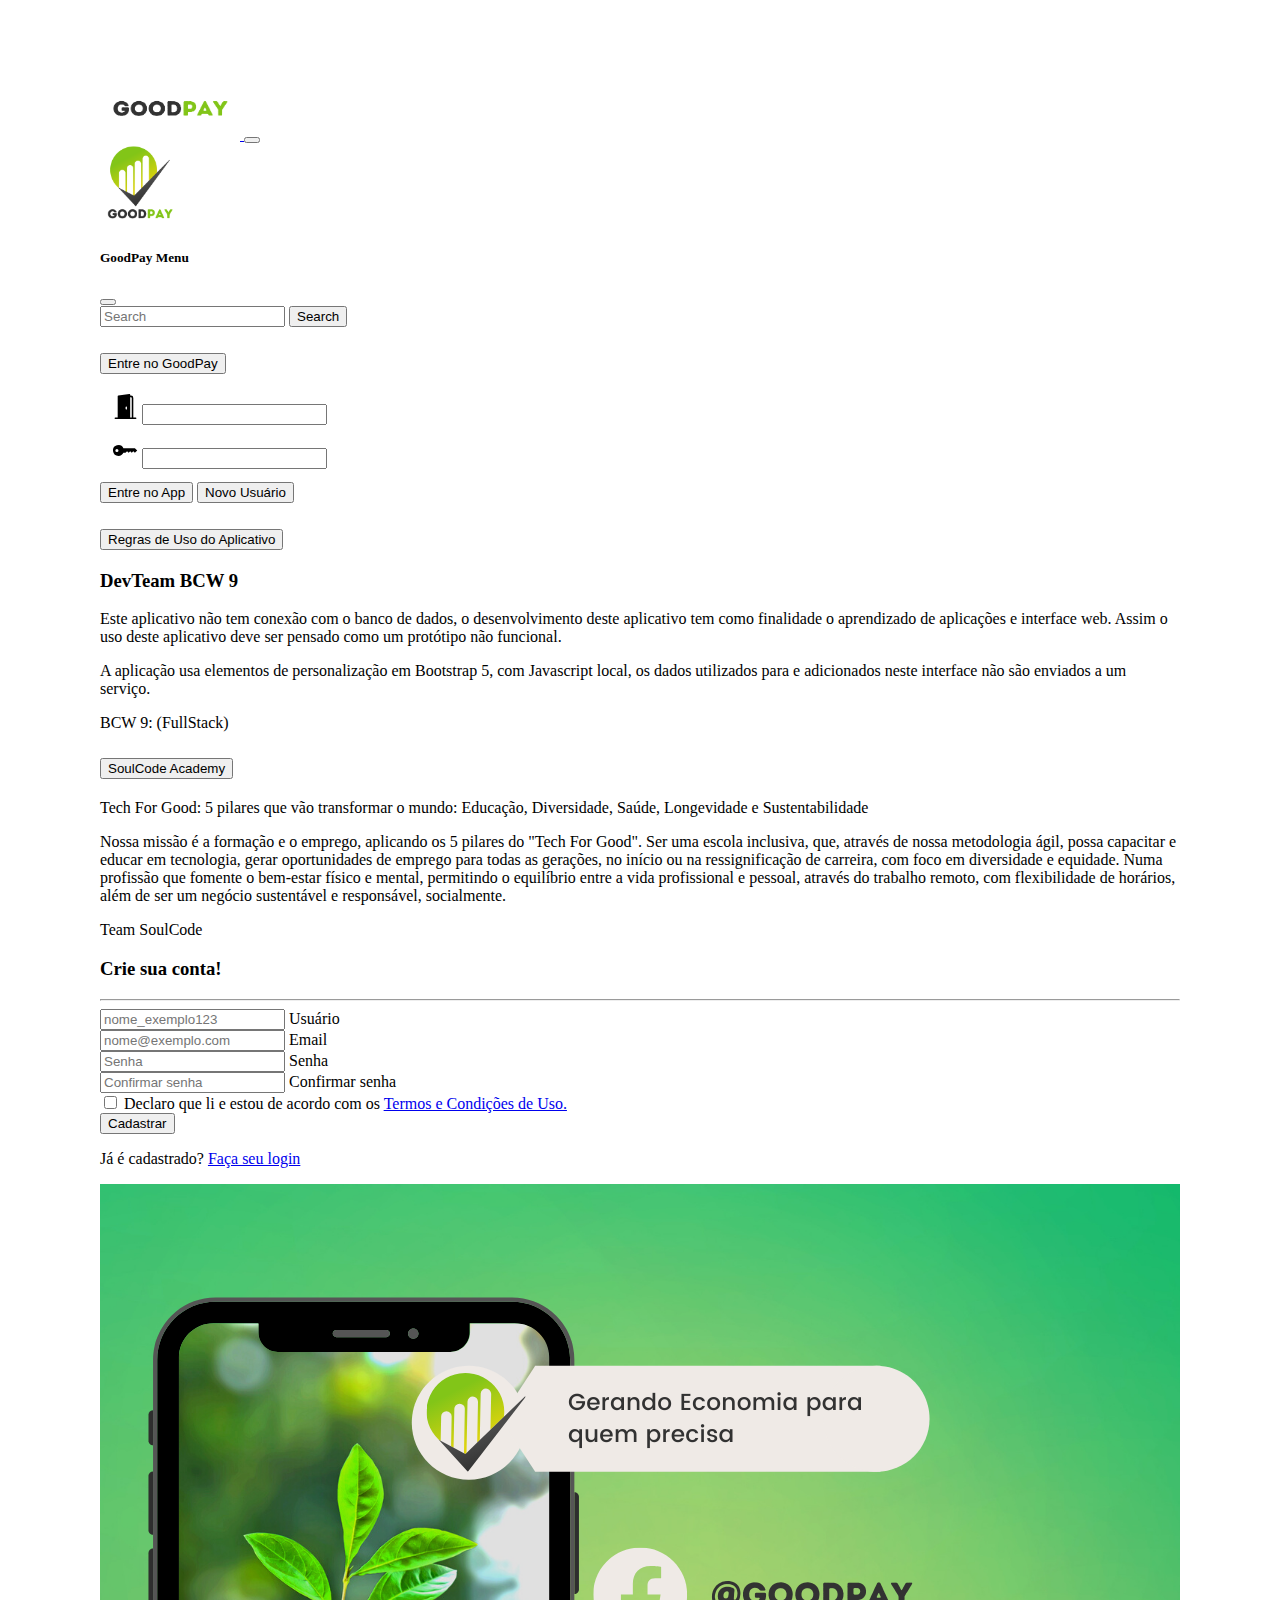
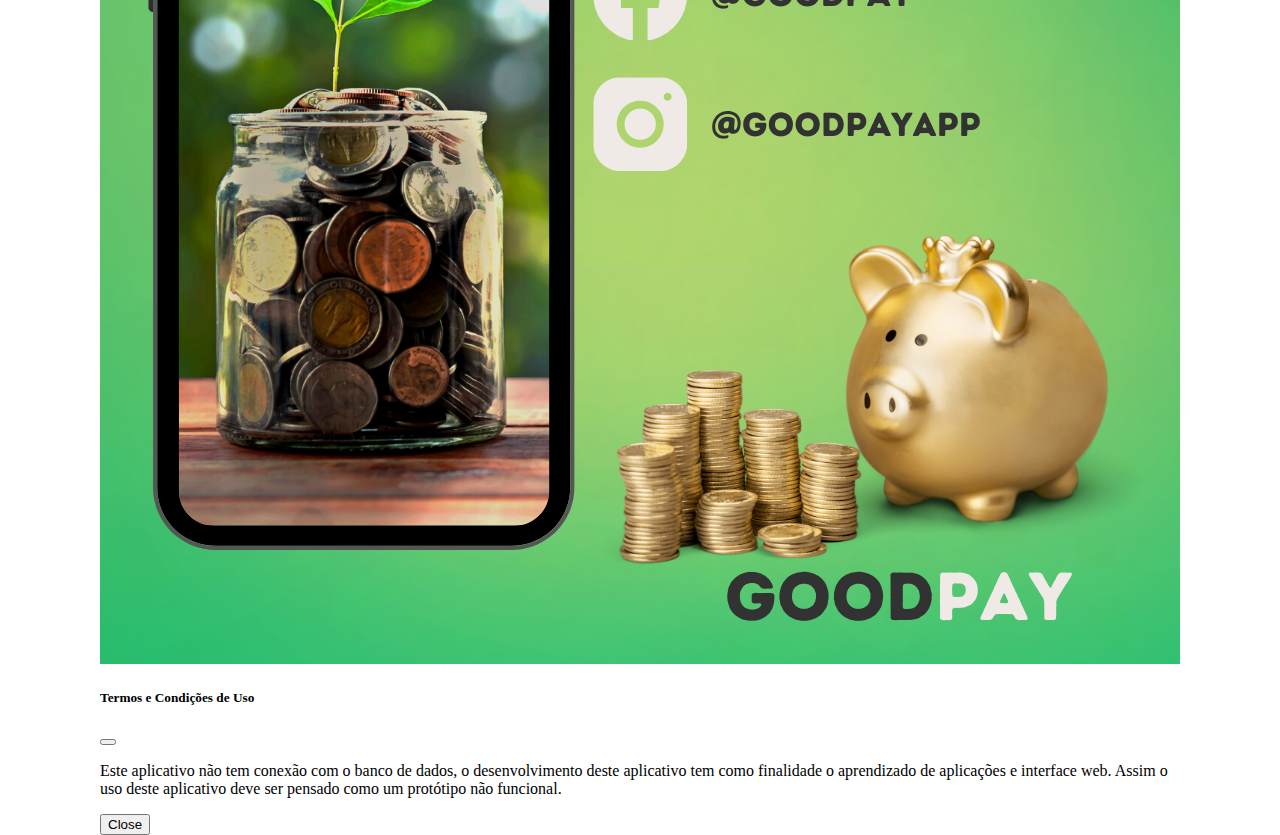
<file: registro.html>
<!DOCTYPE html>
<html lang="pt-br">
<head>
  <meta charset="UTF-8">
  <meta name="viewport" content="width=device-width, initial-scale=1.0">
  <title>GoodPay - Cadastro</title>
  <link href="https://cdn.jsdelivr.net/npm/bootstrap@5.1.3/dist/css/bootstrap.min.css" rel="stylesheet"
    integrity="sha384-1BmE4kWBq78iYhFldvKuhfTAU6auU8tT94WrHftjDbrCEXSU1oBoqyl2QvZ6jIW3" crossorigin="anonymous">
  <link rel="stylesheet" href="./src/styles.css">
</head>
<body id="bodyRegistro" class="trancaTela">
  <!-- Header -->
  <nav class="navbar navbar-light bg-light fixed-top">
    <div class="container-fluid">
      <a class="navbar-brand" href="index.html">
        <img src="./img/logoTexto.png" width="140" height="60" class="img-default" alt="Logo Letras GoodPay">
      </a>
      <button class="navbar-toggler" type="button" data-bs-toggle="offcanvas" data-bs-target="#offcanvasNavbar"
        aria-controls="offcanvasNavbar">
        <span class="navbar-toggler-icon"></span>
      </button>
      <div class="offcanvas offcanvas-end" tabindex="-1" id="offcanvasNavbar" aria-labelledby="offcanvasNavbarLabel">
        <div class="offcanvas-header">
          <img src="./img/GoodPay.png" width="80" height="80" class="img-default" alt="Logo do Menu">
          <h5 class="offcanvas-title" id="offcanvasNavbarLabel">GoodPay Menu</h5>
          <button type="button" class="btn-close text-reset" data-bs-dismiss="offcanvas" aria-label="Close"></button>
        </div>
        <div class="offcanvas-body">
          <form class="d-flex">
            <input class="form-control me-2" type="search" placeholder="Search" aria-label="Search">
            <button class="btn btn-outline-success" type="submit">Search</button>
          </form>
          <div class="accordion accordion-flush" id="accordionFlushExample" style="margin-top: 0.8rem;">
            <div class="accordion-item">
              <h2 class="accordion-header" id="flush-headingOne">
                <button class="accordion-button collapsed" type="button" data-bs-toggle="collapse"
                  data-bs-target="#flush-collapseOne" aria-expanded="false" aria-controls="flush-collapseOne">
                  Entre no GoodPay
                </button>
              </h2>
              <div id="flush-collapseOne" class="accordion-collapse collapse" aria-labelledby="flush-headingOne"
                data-bs-parent="#accordionFlushExample">
                <div class="accordion-body">
                  <div class="input-group input-group-lg campoLogin">
                    <span class="input-group-text" id="inputGroup-sizing-lg">
                      <svg xmlns="http://www.w3.org/2000/svg" width="25" height="25" fill="currentColor"
                        class="bi bi-door-open-fill" viewBox="0 0 16 16">
                        <path
                          d="M1.5 15a.5.5 0 0 0 0 1h13a.5.5 0 0 0 0-1H13V2.5A1.5 1.5 0 0 0 11.5 1H11V.5a.5.5 0 0 0-.57-.495l-7 1A.5.5 0 0 0 3 1.5V15H1.5zM11 2h.5a.5.5 0 0 1 .5.5V15h-1V2zm-2.5 8c-.276 0-.5-.448-.5-1s.224-1 .5-1 .5.448.5 1-.224 1-.5 1z" />
                      </svg>
                    </span>
                    <input type="text" id="usuario" class="form-control" aria-label="Sizing example input"
                      aria-describedby="inputGroup-sizing-lg">
                  </div>
                  <div class="input-group input-group-lg campoLogin">
                    <span class="input-group-text" id="inputGroup-sizing-lg">
                      <svg xmlns="http://www.w3.org/2000/svg" width="25" height="25" fill="currentColor"
                        class="bi bi-key-fill" viewBox="0 0 16 16">
                        <path
                          d="M3.5 11.5a3.5 3.5 0 1 1 3.163-5H14L15.5 8 14 9.5l-1-1-1 1-1-1-1 1-1-1-1 1H6.663a3.5 3.5 0 0 1-3.163 2zM2.5 9a1 1 0 1 0 0-2 1 1 0 0 0 0 2z" />
                      </svg>
                    </span>
                    <input type="password" id="senha" class="form-control" aria-label="Sizing example input"
                      aria-describedby="inputGroup-sizing-lg">
                  </div>
                  <div class="d-grid gap-2 ms-4">
                    <button id="btnEntrar" class="btn btn-outline-secondary" type="button">Entre no App</button>
                    <button id="btnNovoUsuario" class="btn btn-outline-secondary" type="button">Novo Usuário</button>
                  </div>
                </div>
              </div>
            </div>
            <div class="accordion-item">
              <h2 class="accordion-header" id="flush-headingTwo">
                <button class="accordion-button collapsed" type="button" data-bs-toggle="collapse"
                  data-bs-target="#flush-collapseTwo" aria-expanded="false" aria-controls="flush-collapseTwo">
                  Regras de Uso do Aplicativo
                </button>
              </h2>
              <div id="flush-collapseTwo" class="accordion-collapse collapse" aria-labelledby="flush-headingTwo"
                data-bs-parent="#accordionFlushExample">
                <div class="accordion-body">
                  <h3>DevTeam <span class="badge bg-secondary">BCW 9</span></h3>
                  <p>
                    Este aplicativo não tem conexão com o banco de dados, o desenvolvimento deste aplicativo tem como
                    finalidade o aprendizado de aplicações e interface web. Assim o uso deste aplicativo deve ser
                    pensado como um
                    protótipo não funcional.
                  </p>
                  <p>
                    A aplicação usa elementos de personalização em Bootstrap 5, com Javascript local,
                    os dados utilizados para e adicionados neste interface não são enviados a um serviço.
                  </p>
                  <p class="badge bg-success">
                    BCW 9: (FullStack)
                  </p>
                </div>
              </div>
            </div>
            <div class="accordion-item">
              <h2 class="accordion-header" id="flush-headingThree">
                <button class="accordion-button collapsed" type="button" data-bs-toggle="collapse"
                  data-bs-target="#flush-collapseThree" aria-expanded="false" aria-controls="flush-collapseThree">
                  SoulCode Academy
                </button>
              </h2>
              <div id="flush-collapseThree" class="accordion-collapse collapse" aria-labelledby="flush-headingThree"
                data-bs-parent="#accordionFlushExample">
                <div class="accordion-body">
                  <p>
                    Tech For Good: 5 pilares que vão transformar o mundo: Educação, Diversidade, Saúde, Longevidade e
                    Sustentabilidade
                  </p>
                  <p>
                    Nossa missão é a formação e o emprego, aplicando os 5 pilares do "Tech For Good". Ser uma escola
                    inclusiva, que, através de nossa metodologia ágil, possa capacitar e educar em tecnologia, gerar
                    oportunidades de emprego para todas as gerações, no início ou na ressignificação de carreira, com
                    foco em diversidade e equidade. Numa profissão que fomente o bem-estar físico e mental, permitindo o
                    equilíbrio entre a vida profissional e pessoal, através do trabalho remoto, com flexibilidade de
                    horários, além de ser um negócio sustentável e responsável, socialmente.
                  </p>
                  <p class="badge bg-primary">
                    Team SoulCode
                  </p>
                </div>
              </div>
            </div>
          </div>
        </div>
      </div>
    </div>
  </nav>
  <!-- Main -->
  <div  id="mainDiv" class="container d-flex flex-row align-items-center h-100 mt-4">
    <form class="col me-4">
      <h3 class="fs-3 mb-1 text-center">Crie sua conta!</h3>
      <hr>
      <div class="form-floating mb-3">
        <input type="text" class="form-control" id="formUsuario" placeholder="nome_exemplo123" required>
        <label for="formUsuario">Usuário</label>
      </div>
      <div class="form-floating mb-3">
        <input type="email" class="form-control" id="formEmail" placeholder="nome@exemplo.com" required>
        <label for="formEmail">Email</label>
      </div>
      <div class="form-floating mb-3">
        <input type="password" class="form-control" id="formSenha" placeholder="Senha" required>
        <label for="formSenha">Senha</label>
      </div>
      <div class="form-floating mb-3">
        <input type="password" class="form-control" id="confirmarSenha" placeholder="Confirmar senha" required>
        <label for="confirmarSenha">Confirmar senha</label>
      </div>
      <div class="checkbox d-flex flex-row align-items-center mb-3">
        <input class="me-2" type="checkbox" id="inputTermos" value="1" required>
        <label for="inputTermos" style="white-space: none; white-space: normal;">
          Declaro que li e estou de acordo com os <a href="#" target="_blank" data-bs-toggle="modal"
          data-bs-target="#modalTermos">Termos e Condições de Uso.</a>
        </label>
      </div>
      <button type="submit" class="btn btn-secondary w-100 mb-2">Cadastrar</button>
      <p class="fs-5">Já é cadastrado? <a class="text-decoration-none" href="index.html">Faça seu login</a></p>
    </form>

    <div class="d-none d-md-block col ms-5">
      <img src="img/2.png" class="img-fluid">
    </div>
  </div>
  <!-- Modal -->
  <div id="modalTermos" class="modal" tabindex="-1">
    <div class="modal-dialog modal-dialog-scrollable">
      <div class="modal-content">
        <div class="modal-header">
          <h5 class="modal-title">Termos e Condições de Uso</h5>
          <button type="button" class="btn-close" data-bs-dismiss="modal" aria-label="Close"></button>
        </div>
        <div class="modal-body">
          <p>Este aplicativo não tem conexão com o banco de dados, o desenvolvimento deste aplicativo tem como finalidade o aprendizado de aplicações e interface web. Assim o uso deste aplicativo deve ser pensado como um protótipo não funcional.</p>
        </div>
        <div class="modal-footer">
          <button type="button" class="btn btn-secondary" data-bs-dismiss="modal">Close</button>
        </div>
      </div>
    </div>
  </div>
</body>
<!-- Script BS -->
<footer>
  <script type="module" src="src/index.js"></script>
  <script src="https://cdn.jsdelivr.net/npm/bootstrap@5.1.3/dist/js/bootstrap.bundle.min.js"
    integrity="sha384-ka7Sk0Gln4gmtz2MlQnikT1wXgYsOg+OMhuP+IlRH9sENBO0LRn5q+8nbTov4+1p"
    crossorigin="anonymous"></script>
  <script src="https://cdn.jsdelivr.net/npm/@popperjs/core@2.10.2/dist/umd/popper.min.js"
    integrity="sha384-7+zCNj/IqJ95wo16oMtfsKbZ9ccEh31eOz1HGyDuCQ6wgnyJNSYdrPa03rtR1zdB"
    crossorigin="anonymous"></script>
  <script src="https://cdn.jsdelivr.net/npm/bootstrap@5.1.3/dist/js/bootstrap.min.js"
    integrity="sha384-QJHtvGhmr9XOIpI6YVutG+2QOK9T+ZnN4kzFN1RtK3zEFEIsxhlmWl5/YESvpZ13"
    crossorigin="anonymous"></script>
</footer>
</html>
</file>
<file: src/styles.css>
.campoLogin{
    margin: 0.8rem;
}
.trancaTela{
    max-width: 1080px;
    margin: 0 auto;
}
.centralizar-y {
    height: 100vh;
    display: flex;
    align-items: center;
}

#bodyRegistro {
    height: 100%;
    padding-top: 80px;
}
</file>
